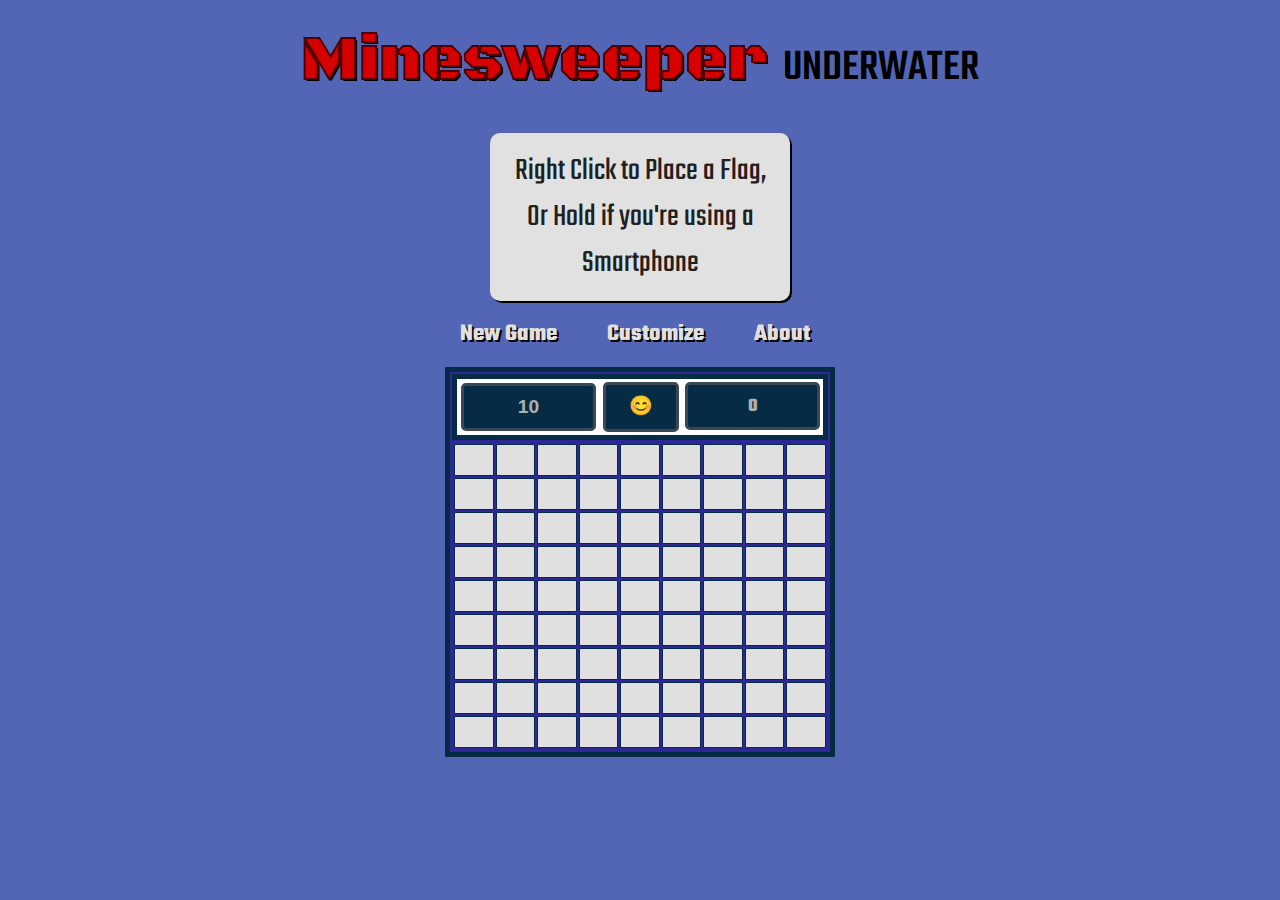
<file: index.html>
<!DOCTYPE html>
<html lang="en">
  <head>
    <meta charset="UTF-8" />
    <meta name="viewport" content="width=device-width, initial-scale=1.0" />
    <title>Minesweeper</title>
    <link
      rel="icon"
      href="https://icons.veryicon.com/png/Application/Crystal%20Project%20Application/kmines.png"
      type="image/x-icon"
    />

    <link rel="stylesheet" href="style.css" />
    <script defer src="script.js"></script>
  </head>
  <body id="index">
    <header>
      <h1>
        <a href="index.html" id="title"
          >Minesweeper <span id="game-mode"> UNDERWATER</span></a
        >
      </h1>

      <p id="message" class="speech-bubble">
        Right Click to Place a Flag, Hold for Smartphone
      </p>

      <nav id="navigation">
        <ul>
          <li class="dropdown">
            New Game
            <div class="dropdown-content">
              <a href="#" id="beginner">Beginner</a>
              <a href="#" id="intermediate">Intermediate</a>
              <a href="#" id="advance">Advance</a>
            </div>
          </li>
          <li class="dropdown">
            Customize
            <div class="dropdown-content">
              <a href="#" id="original">Original</a>
              <a href="#" id="underwater">Underwater</a>
            </div>
          </li>
          <li><a href="about.html" id="about-page">About</a></li>
        </ul>
      </nav>
    </header>

    <div id="complete-game" style="overflow-x: auto">
      <table>
        <tr id="game-nav">
          <th class="game-displayer">
            <button id="right-side-box" disabled></button>
          </th>
          <th id="reset-button" class="game-displayer"><button>😊</button></th>
          <th id="stopwatch" class="game-displayer">
            <button disabled>timer</button>
          </th>
        </tr>
        <tr id="grid"></tr>
      </table>
    </div>
  </body>
</html>
</file>
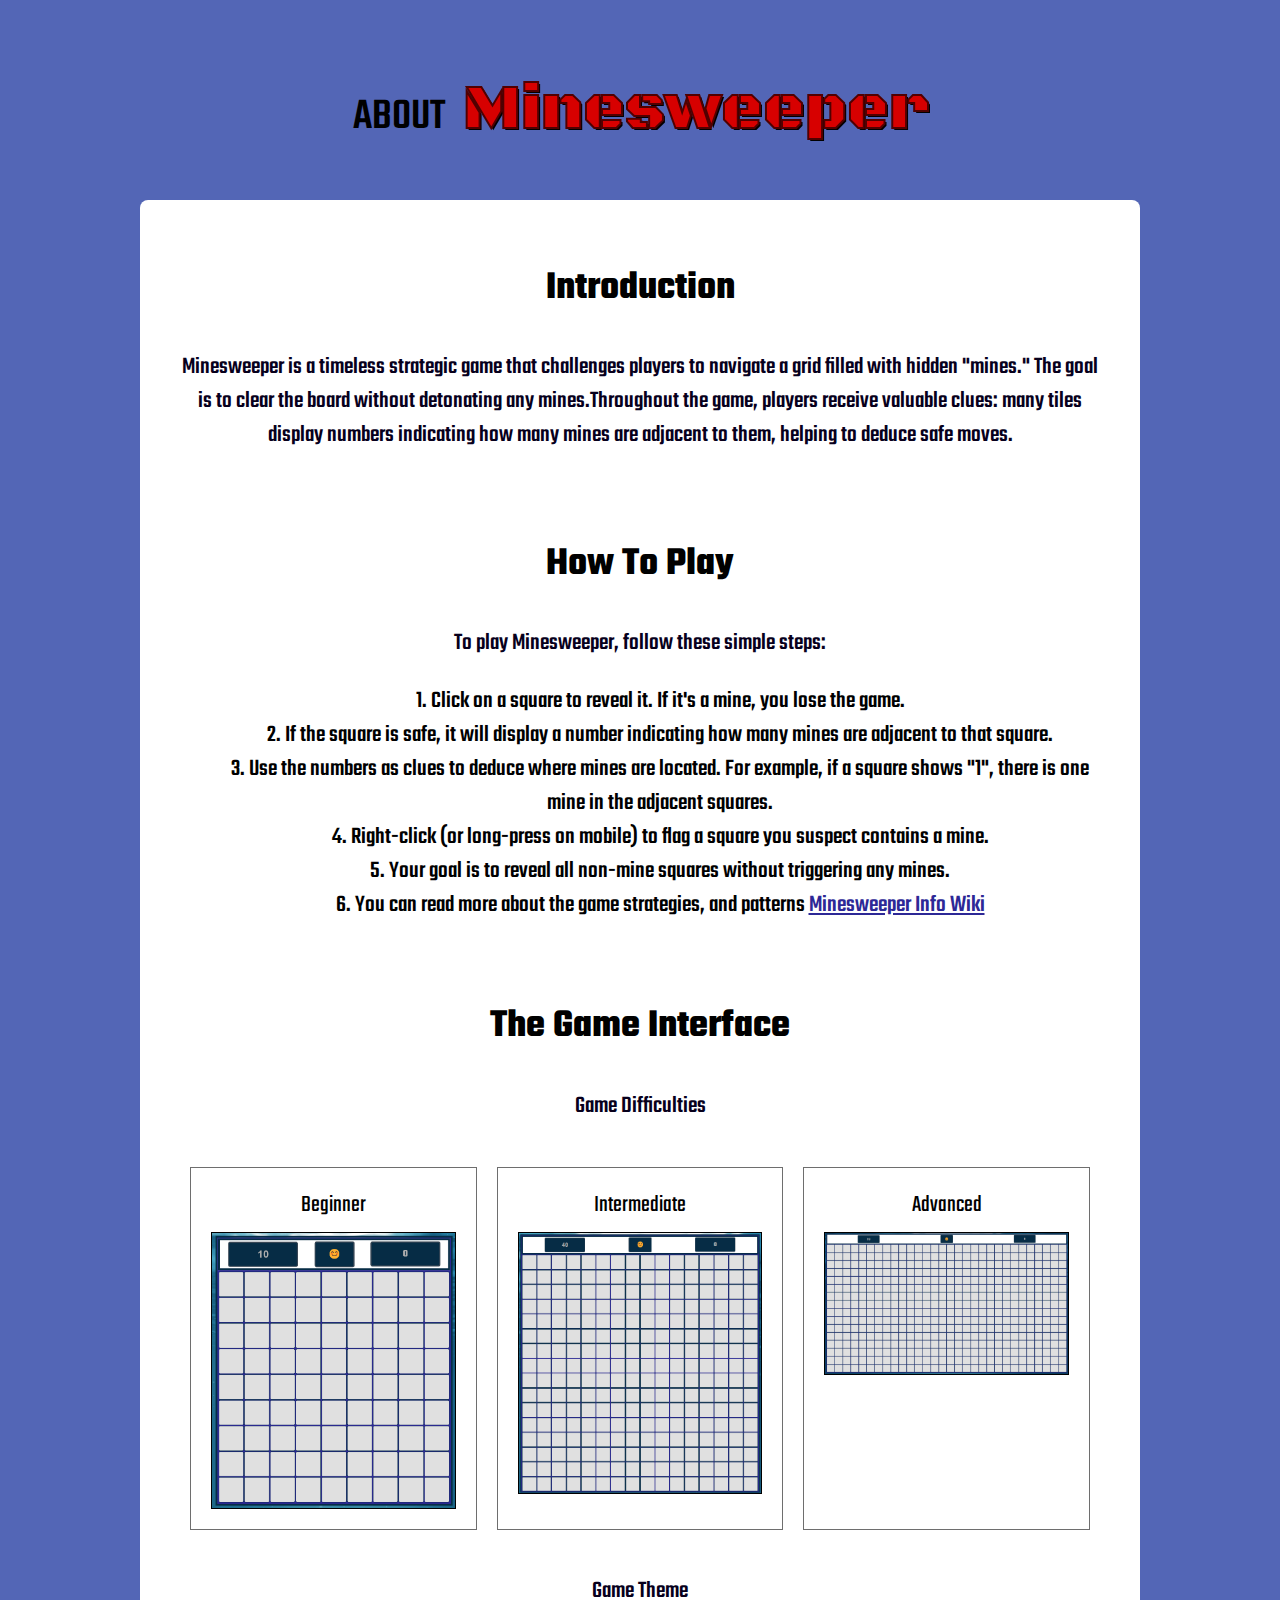
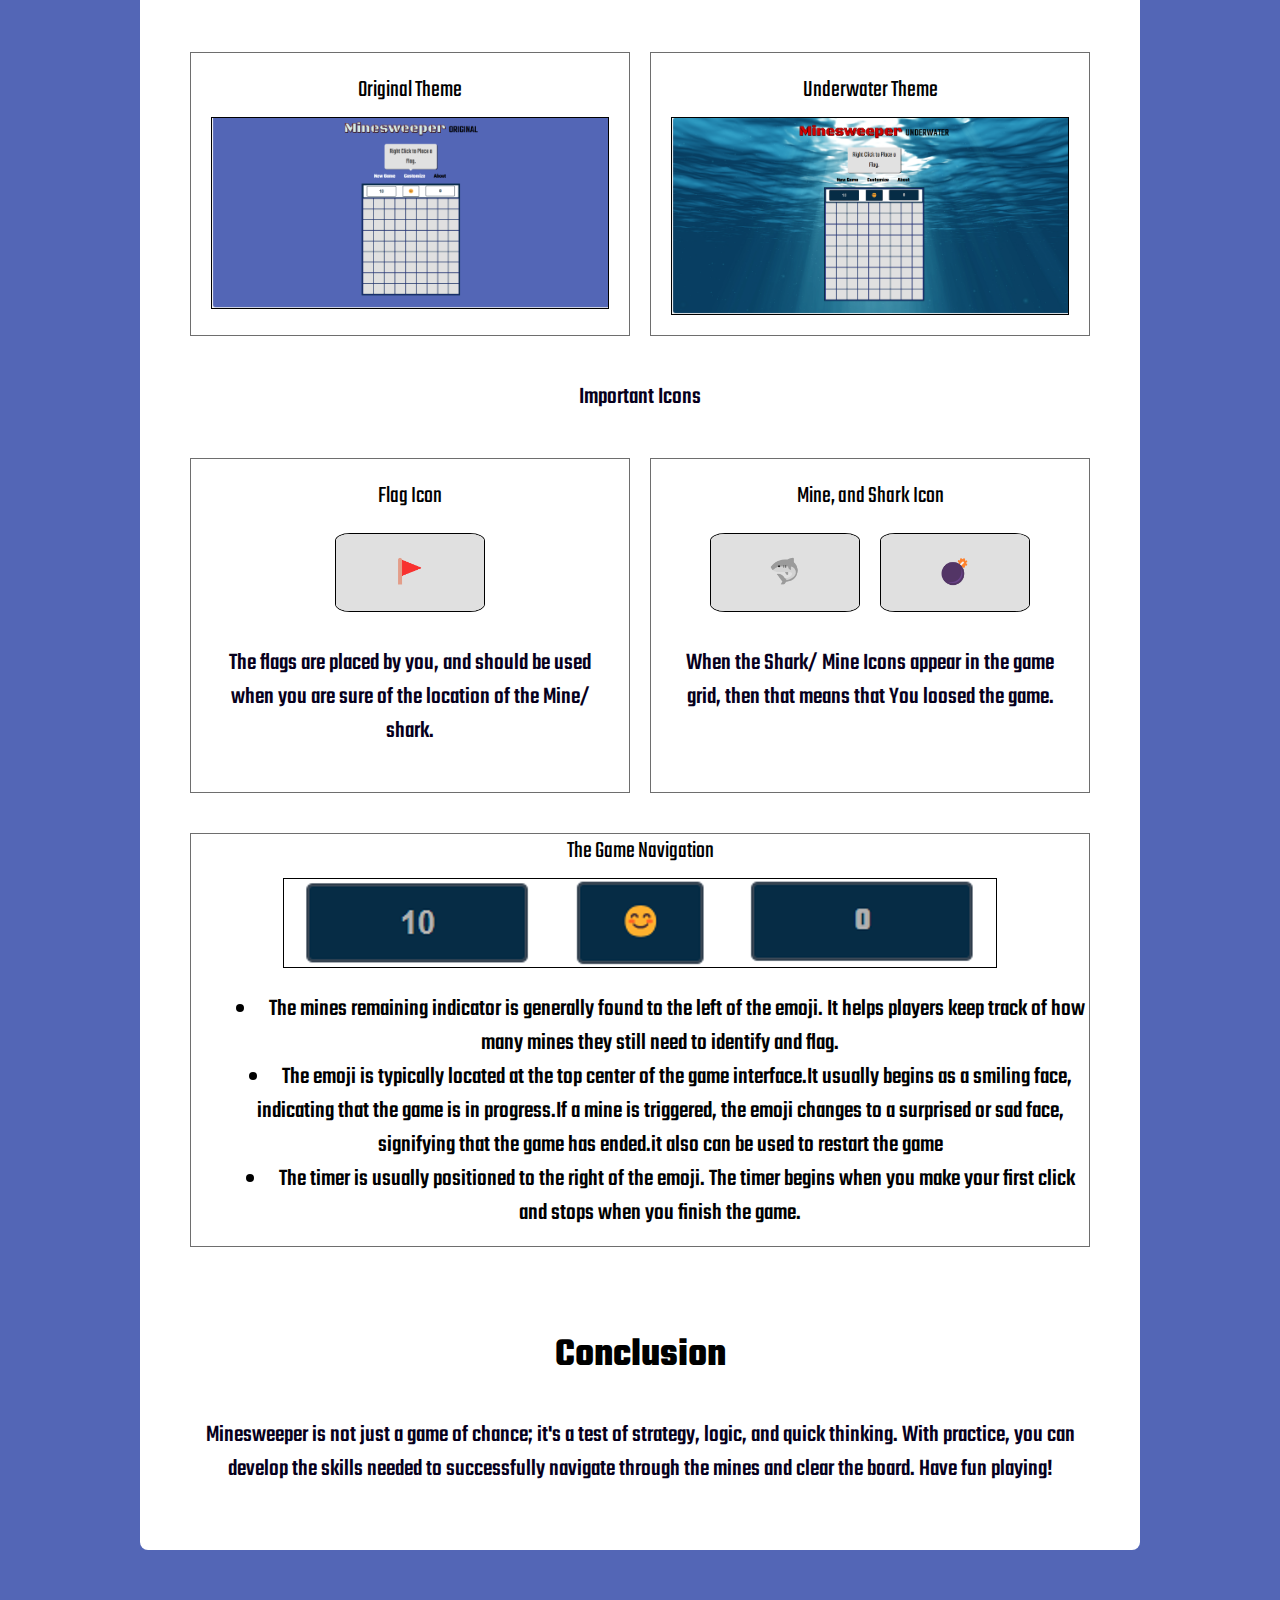
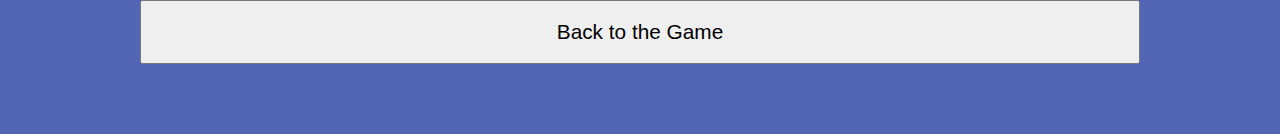
<file: about.html>
<!DOCTYPE html>
<html lang="en">
  <head>
    <meta charset="UTF-8" />
    <meta name="viewport" content="width=device-width, initial-scale=1.0" />
    <title>Minesweeper</title>
    <link rel="stylesheet" href="style.css" />
    <link
      rel="icon"
      href="https://icons.veryicon.com/png/Application/Crystal%20Project%20Application/kmines.png"
      type="image/x-icon"
    />
  </head>
  <body id="about">
    <header>
      <h1>
        <a href="index.html" id="title"
          ><span>ABOUT</span>
          <tr>
            Minesweeper
          </tr></a
        >
      </h1>
    </header>
    <article>
      <article id="introduction">
        <h2>Introduction</h2>
        <p>
          Minesweeper is a timeless strategic game that challenges players to
          navigate a grid filled with hidden "mines." The goal is to clear the
          board without detonating any mines.Throughout the game, players
          receive valuable clues: many tiles display numbers indicating how many
          mines are adjacent to them, helping to deduce safe moves.
        </p>
      </article>
      <article id="how-to-play">
        <h2>How To Play</h2>
        <p>To play Minesweeper, follow these simple steps:</p>
        <ol>
          <li>
            Click on a square to reveal it. If it's a mine, you lose the game.
          </li>
          <li>
            If the square is safe, it will display a number indicating how many
            mines are adjacent to that square.
          </li>
          <li>
            Use the numbers as clues to deduce where mines are located. For
            example, if a square shows "1", there is one mine in the adjacent
            squares.
          </li>
          <li>
            Right-click (or long-press on mobile) to flag a square you suspect
            contains a mine.
          </li>
          <li>
            Your goal is to reveal all non-mine squares without triggering any
            mines.
          </li>
          <li>
            You can read more about the game strategies, and patterns
            <a href="http://www.minesweeper.info/wiki/Strategy" id="sourse"
              >Minesweeper Info Wiki</a
            >
          </li>
        </ol>
      </article>
      <article id="interface">
        <h2>The Game Interface</h2>

        <p class="sub-title">Game Difficulties</p>
        <div class="levels">
          <figure class="lvl">
            <figcaption>Beginner</figcaption>
            <img src="./images/easy.png" alt="Beginner Difficulty" />
          </figure>

          <figure class="lvl">
            <figcaption>Intermediate</figcaption>
            <img
              src="./images/intermidiatelvl.png"
              alt="Intermediate Difficulty"
            />
          </figure>

          <figure class="lvl">
            <figcaption>Advanced</figcaption>
            <img src="./images/hard.png" alt="Advanced Difficulty" />
          </figure>
        </div>

        <p>Game Theme</p>
        <div class="levels">
          <figure class="lvl">
            <figcaption>Original Theme</figcaption>
            <img src="./images/originaltheme.png" />
          </figure>
          <figure class="lvl">
            <figcaption>Underwater Theme</figcaption>
            <img src="./images/gameinterface.png" />
          </figure>
        </div>

        <p>Important Icons</p>
        <div class="levels">
          <figure class="lvl">
            <figcaption>Flag Icon</figcaption>
            <img src="./images/flagicon.png" class="icon" />
            <p>
              The flags are placed by you, and should be used when you are sure
              of the location of the Mine/ shark.
            </p>
          </figure>
          <figure class="lvl">
            <figcaption>Mine, and Shark Icon</figcaption>
            <div class="levels">
              <img
                src="./images/sharkicon.png"
                style="margin-right: 10px"
                class="icon"
              />
              <img src="./images/bombicon.png" class="icon" />
            </div>

            <p>
              When the Shark/ Mine Icons appear in the game grid, then that
              means that You loosed the game.
            </p>
          </figure>
        </div>

        <figure>
          <figcaption>The Game Navigation</figcaption>
          <img
            src="images/Screenshot 2024-11-19 094505.png"
            class="navigation-bar"
          />
          <ul>
            <li>
              The mines remaining indicator is generally found to the left of
              the emoji. It helps players keep track of how many mines they
              still need to identify and flag.
            </li>
            <li>
              The emoji is typically located at the top center of the game
              interface.It usually begins as a smiling face, indicating that the
              game is in progress.If a mine is triggered, the emoji changes to a
              surprised or sad face, signifying that the game has ended.it also
              can be used to restart the game
            </li>
            <li>
              The timer is usually positioned to the right of the emoji. The
              timer begins when you make your first click and stops when you
              finish the game.
            </li>
          </ul>
        </figure>
      </article>

      <article id="conclusion">
        <h2>Conclusion</h2>
        <p>
          Minesweeper is not just a game of chance; it's a test of strategy,
          logic, and quick thinking. With practice, you can develop the skills
          needed to successfully navigate through the mines and clear the board.
          Have fun playing!
        </p>
      </article>
    </article>
    <footer>
      <button id="back-button">
        <a href="./index.html">Back to the Game</a>
      </button>
    </footer>
  </body>
</html>
</file>
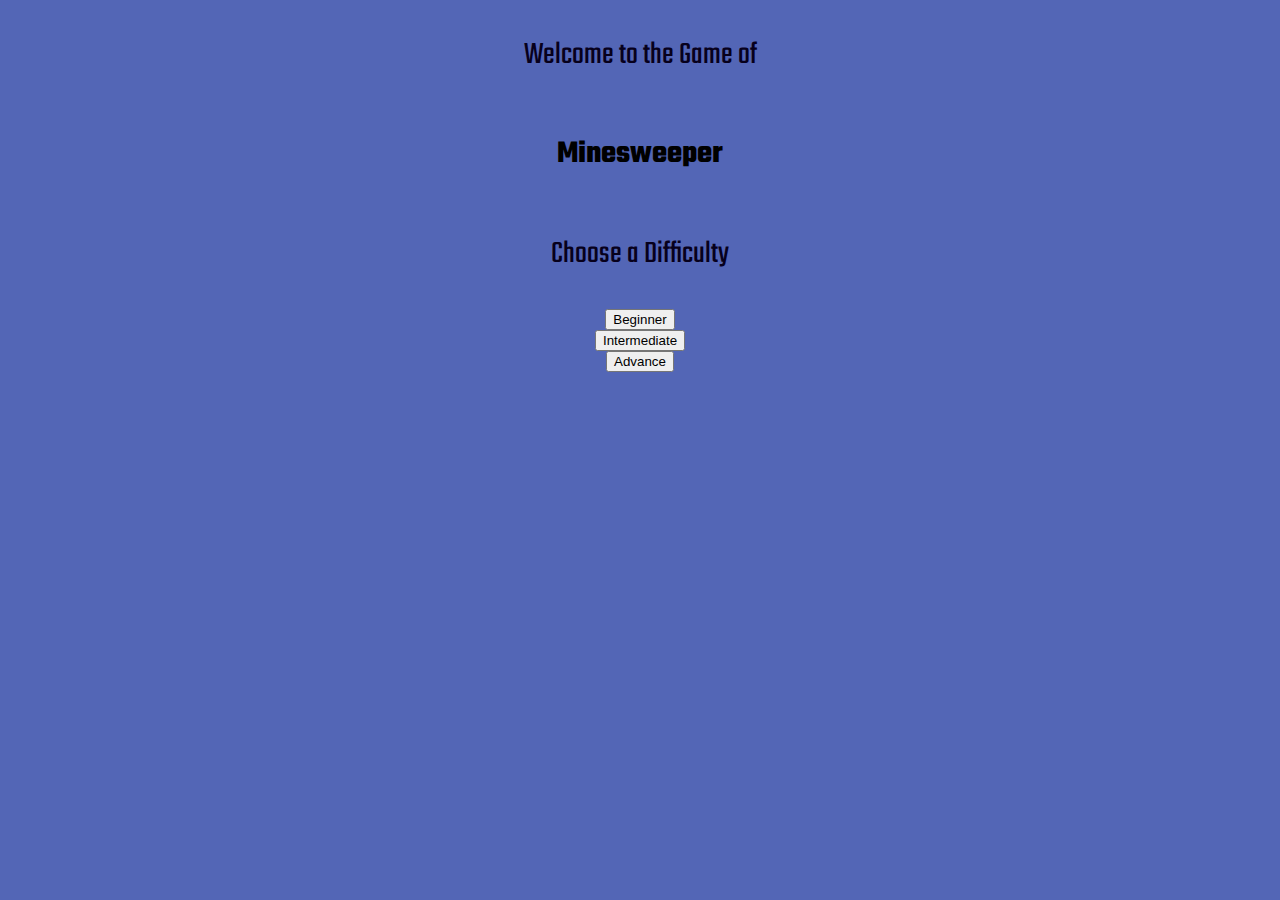
<file: page1.html>
<!DOCTYPE html>
<html lang="en">
  <head>
    <meta charset="UTF-8" />
    <meta name="viewport" content="width=device-width, initial-scale=1.0" />
    <title>Minesweeper</title>
    <link rel="stylesheet" href="style.css" />
    <!-- <script defer src="script.js"></script> -->
  </head>
  <body id="page1">
    <p id="welcome">Welcome to the Game of</p>
    <h1>Minesweeper</h1>
    <p>Choose a Difficulty</p>
    <button id="beginner-button" class="level-button">
      <a href="index.html">Beginner</a>
    </button>
    <button id="ntermediate-button" class="level-button">
      <a href="index.html">Intermediate</a>
    </button>
    <button id="Advance-button" class="level-button">
      <a href="index.html">Advance</a>
    </button>
  </body>
</html>
</file>
<file: style.css>
@import url('https://fonts.googleapis.com/css2?family=Black+Ops+One&display=swap');

@import url('https://fonts.googleapis.com/css2?family=Black+Ops+One&family=Chakra+Petch:ital,wght@0,300;0,400;0,500;0,600;0,700;1,300;1,400;1,500;1,600;1,700&family=Teko:wght@300..700&display=swap');

* {
  box-sizing: border-box;
}

body {
  font-family: 'Teko', serif;
  margin: 0;
  height: auto;
  display: flex;
  flex-direction: column;
  align-items: center;
  justify-content: center;
  background-color: #5366b6;
  background-position: center;
  background-size: cover;
  background-repeat: no-repeat;
  text-align: center;
  flex-wrap: wrap;
  max-width: 1000;
}

a {
  text-decoration: none;
  color: rgb(0, 0, 0);
}

p {
  font-size: 2em;
  color: #07001c;
  display: flex;
  flex-direction: column;
}

#title {
  font-size: 2em;
  color: #d70000;
  font-family: 'Black Ops One', serif;
  -webkit-text-stroke-width: 2px;
  -webkit-text-stroke-color: #510000;
  font-weight: 100;
  text-shadow: 2px 2px black;
  text-decoration: none;
  margin: 0;
}
#title span {
  justify-content: flex-end;
  margin: 0;
  font-size: 0.7em;
  font-weight: 500;

  color: #000000;
  font-family: 'Teko', serif;
  -webkit-text-stroke-width: 0;
  align-items: end;
  text-shadow: none;
}
nav {
  display: flex;
  justify-content: center;
  text-shadow: 2px 2px black;
  color: #e0e0e0;
}

#about-page {
  color: #e0e0e0;
}

nav li {
  font-size: 1.5em;
  text-align: left;
  font-weight: bold;
  margin: 0 50px 0 0;
}

.dropdown {
  cursor: pointer;
}
.dropdown-content {
  visibility: hidden;
  position: absolute;
  display: flex;
  flex-direction: column;
  align-items: flex-start;
  border: none;
  background-color: rgb(224, 224, 224);
  row-gap: 15px;
  text-shadow: none;
}
.dropdown-content a {
  color: black;
  padding: 5px 5px;
  text-align: left;
  width: 100%;
  cursor: pointer;
}

.dropdown-content a:hover {
  background-color: #f4f4f4;
}

.dropdown-content a:active {
  background-color: #8c8c8c;
}

.dropdown:hover .dropdown-content {
  visibility: visible;
}

ul {
  display: flex;
  list-style: none;
}

#complete-game {
  /*a div that contain the game table*/
  margin: 0 auto 100px auto;
  display: flex;
  justify-content: center;
  border: 5px solid rgb(6, 44, 69);
  max-height: 90vh;
  max-width: 150vh;
  flex-wrap: wrap;
}

#game-nav {
  /*table header*/
  display: flex;
  justify-content: space-around;
  border: 5px solid rgb(6, 44, 69);
  background-color: #ffffff;
}

#game-nav button {
  width: 7em;
  height: 2.5em;
  color: rgb(175, 175, 175);
  font-weight: bold;
}

td {
  padding: 2px;
  border: 1px solid rgb(6, 44, 69);
  width: 1em;
  font-weight: bolder;
  border: 1px solid rgb(6, 44, 69);
  background-color: #e0e0e0;
  height: 2.5em;
  width: 2.5em;
  text-align: center;
  font-size: 0.8em;
  border-radius: 5%;
}
td:hover {
  background-color: #649999;
}
table {
  background-color: white;
  /* border-collapse: collapse; */
  width: 100%;
  margin: 0 auto;
  background-color: #2d2896;
}

#stopwatch,
#right-side-box,
#reset-button {
  display: flex;
  font-weight: bolder;
  background-color: #062c45;
  width: 7em;
  height: 2.5em;
  color: rgb(175, 175, 175);
  align-items: center;
  justify-content: center;
  font-size: 1.2em;
  margin: 3px;
  border: 3px solid #3a4856;
  border-radius: 5px;
}

#reset-button {
  width: 4em;
  height: auto;
}

#reset-button:hover {
  color: #1a5f6e;
  cursor: pointer;
  border: 4px solid #03000b;
}
#reset-button:active {
  background-color: #13354b;
}

#grid {
  table-layout: fixed;
  align-items: center;
  height: auto;
}

#message {
  margin: 1em auto 0 auto;
  color: rgb(33, 32, 32);
  font-weight: 400;
  position: relative;
  background: #e1e1e1;
  padding: 15px;
  border-radius: 10px;
  max-width: 300px;
  box-shadow: 2px 2px #000000;
}

/* about page */

#about {
  width: 100%;
  margin: 0;
  height: auto;
  padding: 20px;
  text-align: center;
  position: absolute;
  flex-wrap: wrap;
  background-color: #5366b6;
}
#about h1 {
  font-size: 2em;
  margin: 50px 0;
}

h2 {
  font-size: 40px;
  font-weight: bold;
  margin-top: 20px;
}

#about p,
#about li {
  font-size: 1.5em;
  font-weight: 500;
}
#about ul {
  list-style: inside;
  flex-direction: column;
  list-style-position: inside;
}
#about ol {
  list-style-position: inside;
}

img {
  height: auto;
  max-width: 100%;
  border: 1px solid black;
}
figure {
  border: 1px solid rgb(110, 110, 110);
  margin: 20px 10px;
}

article {
  max-width: 1000px;
  margin: auto;
  background: white;
  padding: 20px;
  border-radius: 8px;
}

.levels {
  display: flex;
  flex-wrap: wrap;
  flex-direction: row;
  justify-content: center;
}

.lvl {
  display: flex;
  flex-direction: column;
  align-items: center;
  padding: 20px;
  flex: 1 1 200px;
}
figcaption {
  font-size: 1.5em;
  margin-bottom: 10px;
}

.icon {
  max-width: 150px;
  height: auto;
  border-radius: 10%;
  margin: 10px;
}

.navigation-bar {
  max-width: 1000px;
  height: auto;
  padding: 20px auto;
}

#back-button {
  font-size: 1.3em;
  align-items: center;
  justify-content: center;
  display: flex;
  padding: 30px;
  width: 1000px;
  height: 50px;
  margin: 50px auto;
}

#sourse {
  color: #2d2896;
  text-decoration: underline;
}
#sourse {
  color: #2d2896;
  text-decoration: underline;
}
#sourse:visited {
  color: #062c45;
}
</file>
